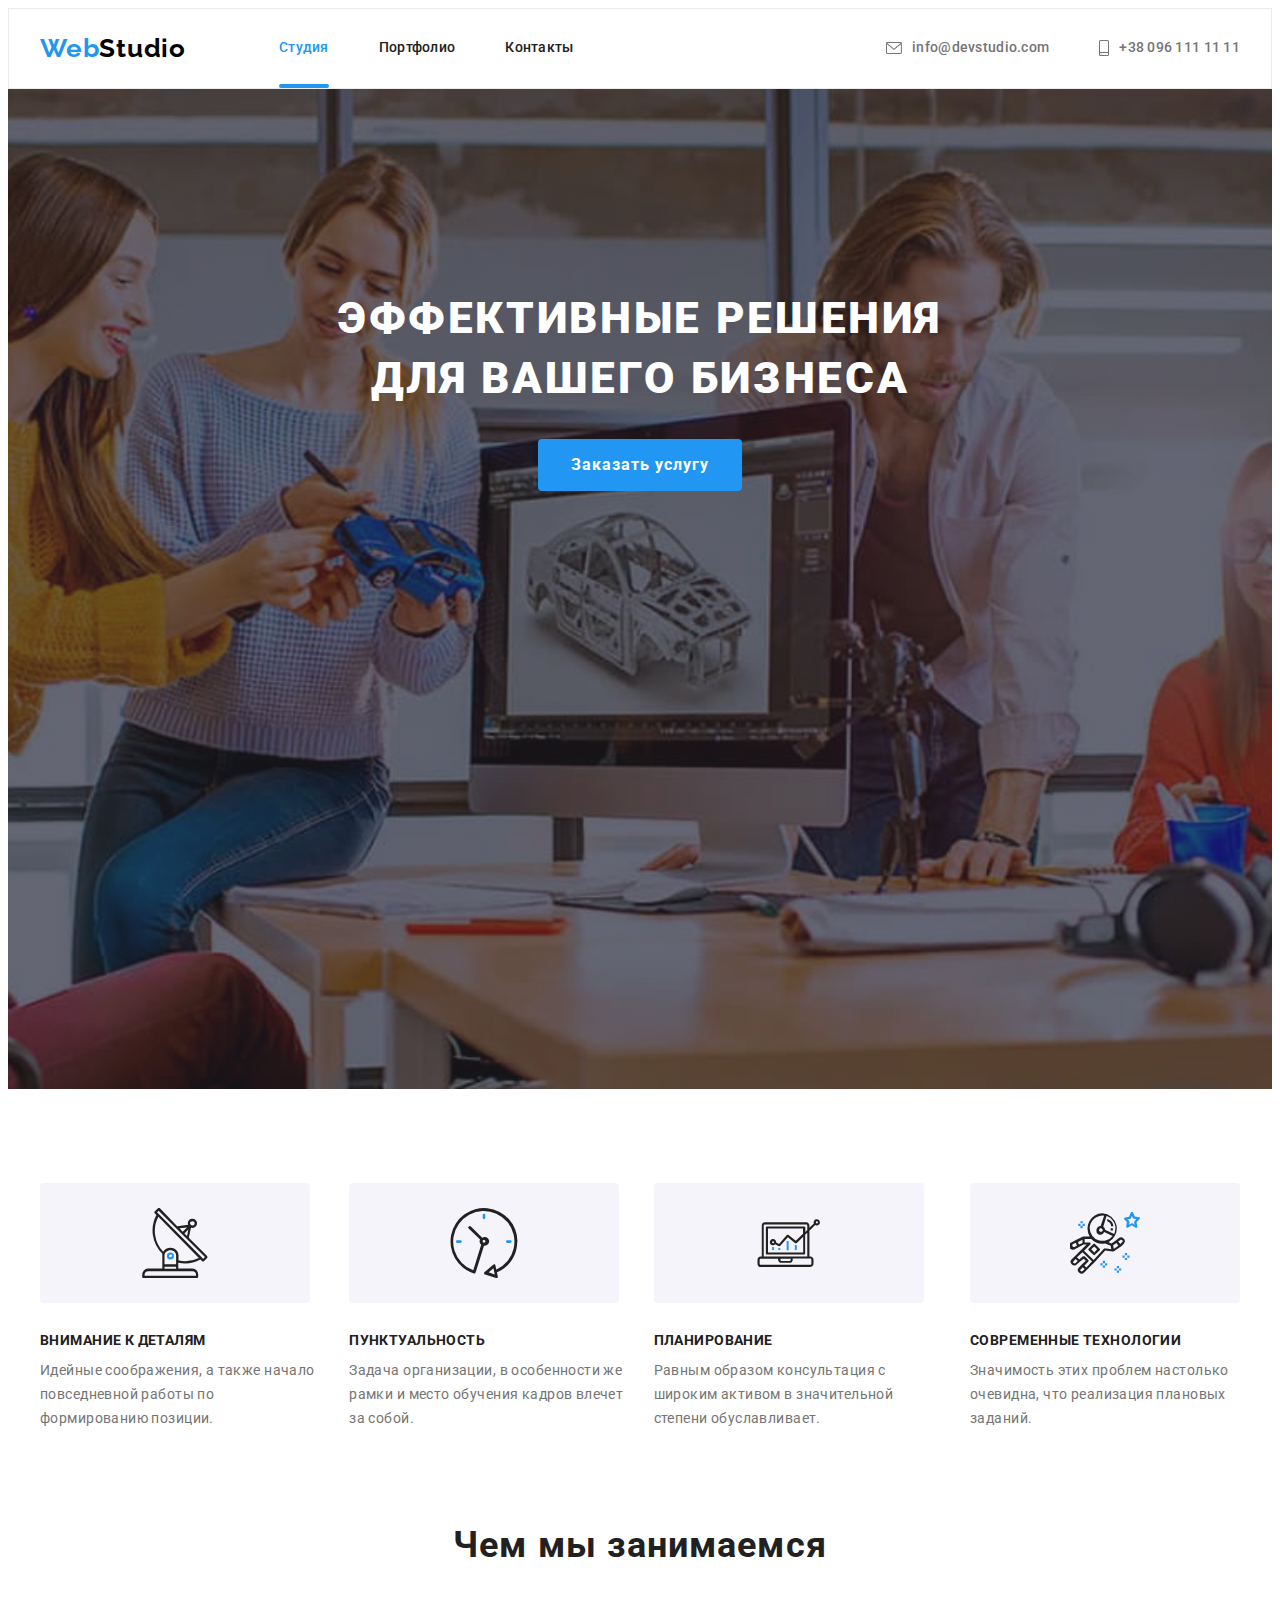
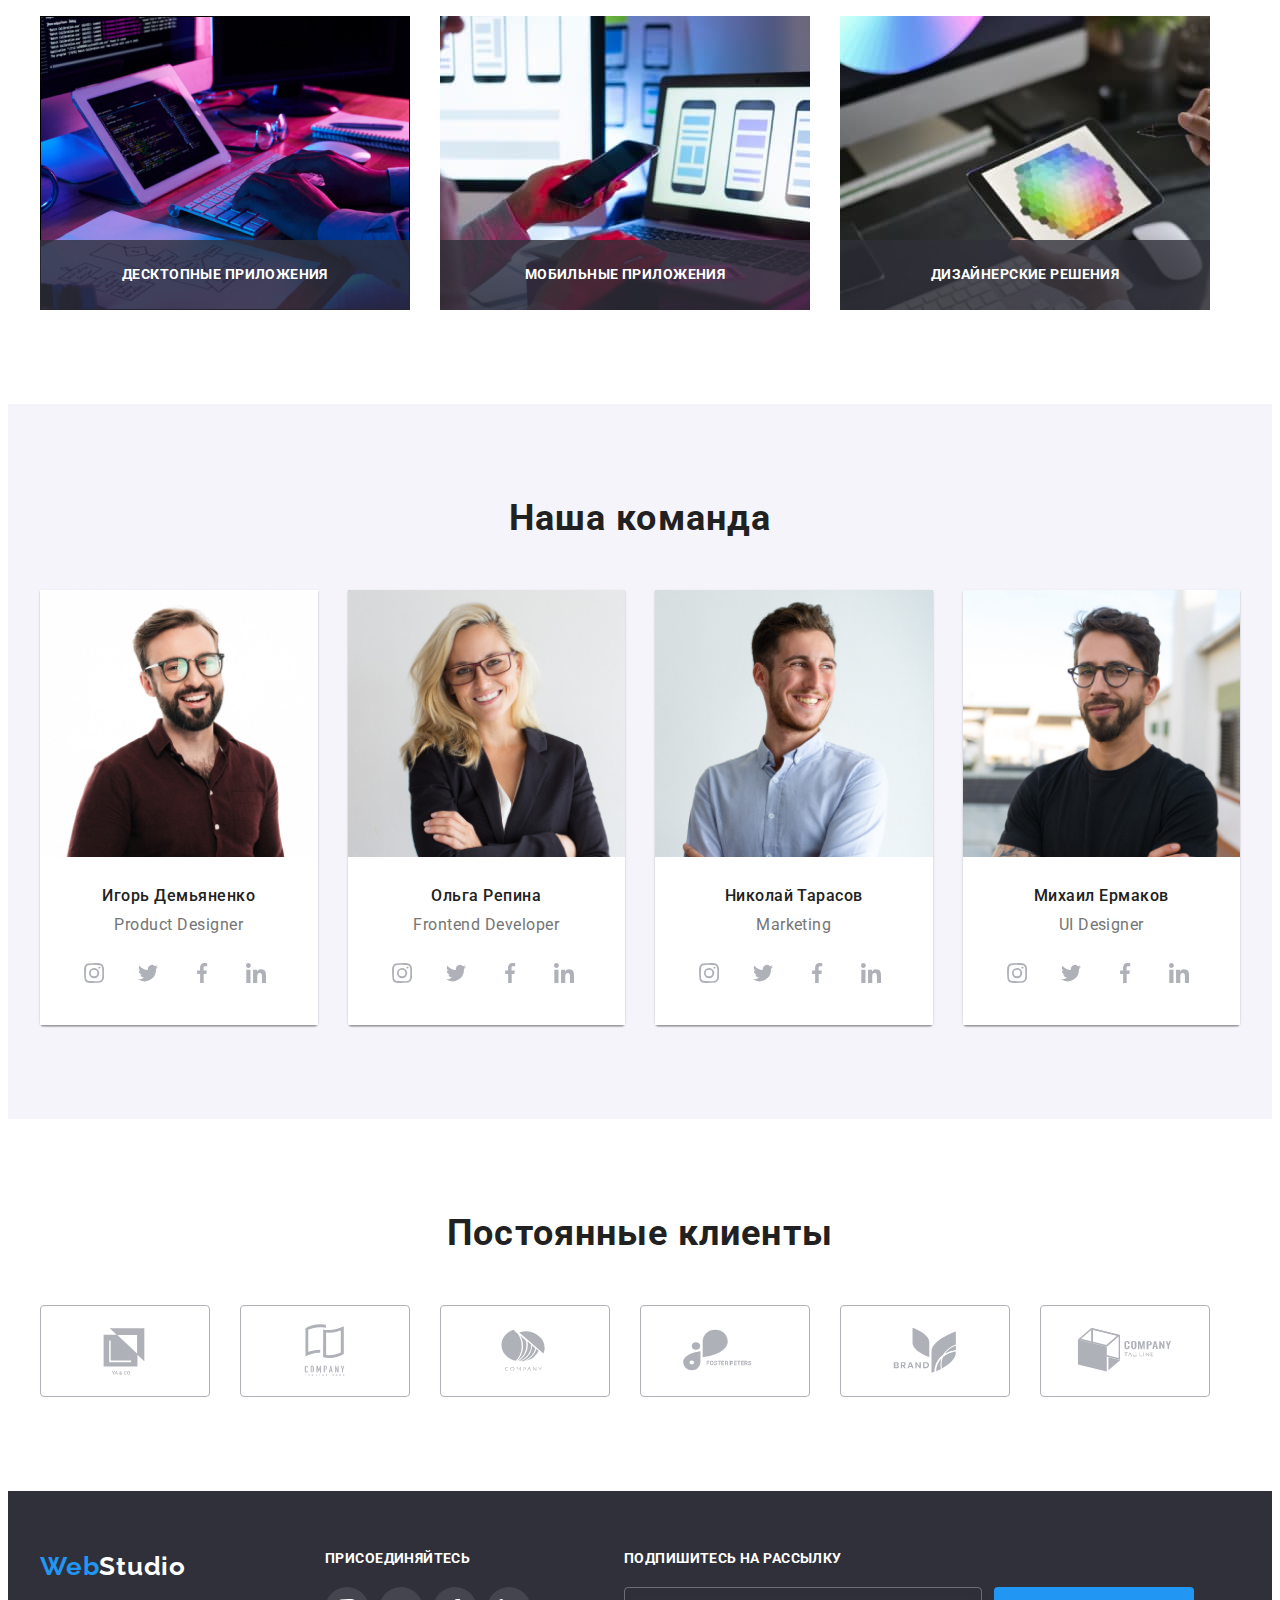
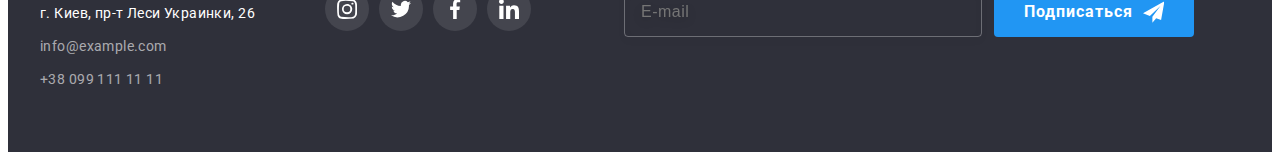
<file: index.html>
<!DOCTYPE html>
<html lang="ru">
<head>
    <meta charset="UTF-8">
    <meta http-equiv="X-UA-Compatible" content="IE=edge">
    <meta name="viewport" content="width=device-width, initial-scale=1.0">
    <title>Document</title>
    
    <link rel="preconnect" href="https://fonts.googleapis.com">
    <link rel="preconnect" href="https://fonts.gstatic.com" crossorigin>
    <link href="https://fonts.googleapis.com/css2?family=Raleway:wght@700&family=Roboto:wght@400;500;700;900&display=swap"
        rel="stylesheet">
    <link rel="stylesheet" href="https://cdnjs.cloudflare.com/ajax/libs/modern-normalize/1.1.0/modern-normalize.min.css"
        integrity="sha512-wpPYUAdjBVSE4KJnH1VR1HeZfpl1ub8YT/NKx4PuQ5NmX2tKuGu6U/JRp5y+Y8XG2tV+wKQpNHVUX03MfMFn9Q=="
        crossorigin="anonymous" referrerpolicy="no-referrer" />

    <link rel="stylesheet" href="./css/main.min.css">
    
</head>
<body>
    <header class="header">
        <div class="container main__header">
            <nav class="navigation">
                <a class="header-logo" lang="en" href="#"><span class="text-web">Web</span>Studio</a>
            
                <ul class="header-list list">
                    <li class="header-list__item"><a href="./index.html" class="header-list__link current">Студия</a></li>
                    <li class="header-list__item"><a href="./portfolio.html" class="header-list__link">Портфолио</a></li>
                    <li class="header-list__item"><a href="" class="header-list__link">Контакты</a></li>
                </ul>
            </nav>
            <ul class="header-contact list">
                <li class="header-contact__item">
                    <a href="mailto:info@devstudio.com" class="header-contact__link">
                        <svg class="header-contact__icon-mail" width="16" height="12">
                            <use href="./images/icons.svg#icon-envelope"></use>
                        </svg>
                        info@devstudio.com</a>  
                </li>
                <li class="header-contact__item">
                    <a href="tel:+380961111111" class="header-contact__link">
                        <svg class="header-contact__icon-tel" width="10" height="16">
                            <use href="./images/icons.svg#icon-smartphone"></use>
                        </svg>
                        +38 096 111 11 11</a>
                </li>
            </ul>  
        </div>
    </header>

    <main>

       
        <section class="section hero">
            <div class="container">
                <h1 class="hero-title">Эффективные решения <br/> для вашего бизнеса</h1>
                <button type="button" class="hero-btn" data-modal-open>Заказать услугу</button>
            </div>
        </section>

        
        <section class="section"> 
            <div class="container">
                <h2 hidden>Особенности</h2>
                <ul class="advantage-list list">
                    <li class="advantage-list__item">
                        <div class="advantage-list__edge"><svg class="advantage-list__icon" width="70" height="70">
                            <use href="./images/icons.svg#icon-antenna"></use>
                        </svg></div>
                        <h3 class="advantage-list__title">Внимание к деталям</h3>
                        <p class="advantage-list__text">Идейные соображения, а также начало повседневной работы по формированию позиции.</p>
                    </li>
                    <li class="advantage-list__item icon-clock">
                        <div class="advantage-list__edge"><svg class="advantage-list__icon" width="70" height="70">
                                <use href="./images/icons.svg#icon-clock"></use>
                            </svg></div>
                        <h3 class="advantage-list__title">Пунктуальность</h3>
                        <p class="advantage-list__text">Задача организации, в особенности же рамки и место обучения кадров влечет за собой.</p>
                    </li>
                    <li class="advantage-list__item icon-diagram">
                        <div class="advantage-list__edge"><svg class="advantage-list__icon" width="70" height="70">
                                <use href="./images/icons.svg#icon-diagram"></use>
                            </svg></div>
                        <h3 class="advantage-list__title">Планирование</h3>
                        <p class="advantage-list__text">Равным образом консультация с широким активом в значительной степени обуславливает.</p>
                    </li>
                    <li class="advantage-list__item icon-astronaut">
                        <div class="advantage-list__edge"><svg class="advantage-list__icon" width="70" height="70">
                                <use href="./images/icons.svg#icon-astronaut"></use>
                            </svg></div>
                        <h3 class="advantage-list__title">Современные технологии</h3>
                        <p class="advantage-list__text">Значимость этих проблем настолько очевидна, что реализация плановых заданий.</p>
                    </li>
                </ul>
            </div>
        </section>

    
        <section class="section no-padding">
            <div class="container">
                <h2 class="product-title">Чем мы занимаемся</h2>
                <ul class="product-list list">
                    <li class="product-list__item">
                        <img 
                        src="./images/box1.jpg"
                        alt="создание сайта"
                        width="370"
                        height="294"
                        />
                        <p class="product-list__text">Десктопные приложения</p>
                    </li>
                    <li class="product-list__item">
                        <img 
                        src="./images/box2.jpg"
                        alt="создание мобильной версии"
                        width="370"
                        height="294"
                        />
                        <p class="product-list__text">Мобильные приложения</p>
                    </li>
                    <li class="product-list__item">
                        <img 
                        src="./images/box3.jpg"
                        alt="тестированте"
                        width="370"
                        height="294"
                        />
                        <p class="product-list__text">Дизайнерские решения</p>
                    </li>
                </ul>
            </div>
        </section>

       
        <section class="section team">
            <div class="container">
                <h2 class="team__title">Наша команда</h2>
                <ul class="team-list list">
                    <li class="team-list__item">
                        <img
                        src="./images/img1.jpg" 
                        alt="члены команды"
                        width="270"
                        height="260"
                        /> 
                        <div class="team-list__name-content">
                            <h3 class="team-list__name">Игорь Демьяненко</h3>
                            <p lang="en" class="team-list__text">Product Designer</p>
                            <ul class="team-list__social social list">
                                <li class="social__item">
                                    <a href="" class="social__link">
                                    <svg class="social-icon" width="20" height="20">
                                    <use href="./images/icons.svg#icon-instagram"></use></svg></a></li>
                                <li class="social__item">
                                    <a href="" class="social__link">
                                    <svg class="social-icon" width="20" height="20">
                                    <use href="./images/icons.svg#icon-twitter"></use></svg></a></li>
                                <li class="social__item">
                                    <a href="" class="social__link">
                                    <svg class="social-icon" width="20" height="20">
                                    <use href="./images/icons.svg#icon-facebook"></use></svg></a></li>
                                <li class="social__item">
                                    <a href="" class="social__link">
                                    <svg class="social-icon" width="20" height="20">
                                    <use href="./images/icons.svg#icon-linkedin"></use></svg></a></li>
                            </ul>
                        </div>
                    </li>
                    <li class="team-list__item">
                        <img 
                        src="./images/img2.jpg"
                        alt="члены команды"
                        width="270"
                        height="260"
                        />
                        <div class="team-list__name-content">
                            <h3 class="team-list__name">Ольга Репина</h3>
                            <p lang="en" class="team-list__text">Frontend Developer</p>
                            <ul class="team-list__social social list">
                                <li class="social__item">
                                    <a href="" class="social__link">
                                    <svg class="social-icon" width="20" height="20">
                                    <use href="./images/icons.svg#icon-instagram"></use></svg></a></li>
                                <li class="social__item">
                                    <a href="" class="social__link">
                                    <svg class="social-icon" width="20" height="20">
                                    <use href="./images/icons.svg#icon-twitter"></use></svg></a></li>
                                <li class="social__item">
                                    <a href="" class="social__link">
                                    <svg class="social-icon" width="20" height="20">
                                    <use href="./images/icons.svg#icon-facebook"></use></svg></a></li>
                                <li class="social__item">
                                    <a href="" class="social__link">
                                    <svg class="social-icon" width="20" height="20">
                                    <use href="./images/icons.svg#icon-linkedin"></use></svg></a></li>
                            </ul>
                        </div>
                    </li>
                    <li class="team-list__item">
                        <img 
                        src="./images/img3.jpg" 
                        alt="члены команды"
                        width="270"
                        height="260"
                        />
                        <div class="team-list__name-content">
                            <h3 class="team-list__name">Николай Тарасов</h3>
                            <p lang="en" class="team-list__text">Marketing</p>
                            <ul class="team-list__social social list">
                                <li class="social__item">
                                    <a href="" class="social__link">
                                    <svg class="social-icon" width="20" height="20">
                                    <use href="./images/icons.svg#icon-instagram"></use></svg></a></li>
                                <li class="social__item">
                                    <a href="" class="social__link">
                                    <svg class="social-icon" width="20" height="20">
                                    <use href="./images/icons.svg#icon-twitter"></use></svg></a></li>
                                <li class="social__item">
                                    <a href="" class="social__link">
                                    <svg class="social-icon" width="20" height="20">
                                    <use href="./images/icons.svg#icon-facebook"></use></svg></a></li>
                                <li class="social__item">
                                    <a href="" class="social__link">
                                    <svg class="social-icon" width="20" height="20">
                                    <use href="./images/icons.svg#icon-linkedin"></use></svg></a></li>
                            </ul>
                        </div>
                    </li>
                    <li class="team-list__item">
                        <img 
                        src="./images/img4.jpg" 
                        alt="члены команды"
                        width="270"
                        height="260"
                        />
                        <div class="team-list__name-content">
                            <h3 class="team-list__name">Михаил Ермаков</h3>
                            <p lang="en" class="team-list__text">UI Designer</p>
                           <ul class="team-list__social social list">
                                <li class="social__item">
                                    <a href="" class="social__link">
                                    <svg class="social-icon" width="20" height="20">
                                    <use href="./images/icons.svg#icon-instagram"></use></svg></a></li>
                                <li class="social__item">
                                    <a href="" class="social__link">
                                    <svg class="social-icon" width="20" height="20">
                                    <use href="./images/icons.svg#icon-twitter"></use></svg></a></li>
                                <li class="social__item">
                                    <a href="" class="social__link">
                                    <svg class="social-icon" width="20" height="20">
                                    <use href="./images/icons.svg#icon-facebook"></use></svg></a></li>
                                <li class="social__item">
                                    <a href="" class="social__link">
                                    <svg class="social-icon" width="20" height="20">
                                    <use href="./images/icons.svg#icon-linkedin"></use></svg></a></li>
                            </ul>
                        </div>
                    </li>
                </ul>
            </div>
        </section>

        <section class="section client">
            <div class="container">
                <h2 class="client__title">Постоянные клиенты</h2>
                <ul class="client-list list">
                    <li class="client-list__item"><a class="client-list__link" href="">
                        <svg class="client-list__icon" width="106" height="60">
                        <use href="./images/icons.svg#icon-client1"></use></svg></a></li>
                    <li class="client-list__item"><a class="client-list__link" href="">
                        <svg class="client-list__icon" width="106" height="60">
                        <use href="./images/icons.svg#icon-client2"></use></svg></a></li>
                    <li class="client-list__item"><a class="client-list__link" href="">
                         <svg class="client-list__icon" width="106" height="60">
                        <use href="./images/icons.svg#icon-client3"></use></svg></a></li>
                    <li class="client-list__item"><a class="client-list__link" href="">
                         <svg class="client-list__icon" width="106" height="60">
                        <use href="./images/icons.svg#icon-client4"></use></svg></a></li>
                    <li class="client-list__item"><a class="client-list__link" href="">
                         <svg class="client-list__icon" width="106" height="60">
                        <use href="./images/icons.svg#icon-client5"></use></svg></a></li>
                    <li class="client-list__item"><a class="client-list__link" href="">
                         <svg class="client-list__icon" width="106" height="60">
                        <use href="./images/icons.svg#icon-client6"></use></svg></a></li>
                </ul>
            </div>
        </section>

        
    </main>

    <footer class="footer">
        <div class="container footer-container">
            <div class="footer-contact">
            <a class="footer-logo" lang="en" href="#"><span class="text-web">Web</span>Studio</a>
            <address>
                <ul class="footer__address address list">
                    <li class="address__item">
                        <a href="https://goo.gl/maps/5fkCTM6jAtR8WJ4g7"
                        target="_blank" class="address__link"
                        >г. Киев, пр-т Леси Украинки, 26</a>
                    </li>
                    <li class="address__item">
                        <a href="mailto:info@example.com" class="address__link-contact">info@example.com</a>
                    </li>
                    <li class="address__item">
                        <a href="tel:+380991111111" class="address__link-contact">+38 099 111 11 11</a>
                    </li>
                </ul>
            </address>
            </div>
            <div class="footer-social">
                <h3 class="footer-social__title">присоединяйтесь</h3>
                <ul class="footer-social-list list">
                    <li class="footer-social-list__item"><a href="" class="footer-social-list__link">
                        <svg class="social-icon" width="20" height="20">
                        <use href="./images/icons.svg#icon-instagram"></use></svg></a></li>
                    <li class="footer-social-list__item"><a href="" class="footer-social-list__link">
                        <svg class="social-icon" width="20" height="20">
                        <use href="./images/icons.svg#icon-twitter"></use></svg></a></li>
                    <li class="footer-social-list__item"><a href="" class="footer-social-list__link">
                        <svg class="social-icon" width="20" height="20">
                            <use href="./images/icons.svg#icon-facebook"></use></svg></a></li>
                    <li class="footer-social-list__item"><a href="" class="footer-social-list__link">
                        <svg class="social-icon" width="20" height="20">
                            <use href="./images/icons.svg#icon-linkedin"></use></svg></a></li>
                </ul>
            </div>

            <div class="footer-subscribe">
                <p class="footer-subscribe__title">Подпишитесь на рассылку</p>
               
                    <form class="footer-form">
                    
                        <div class="form-footer">
                            <label for="subscribe-name" class="footer-label"></label>
                            <div class="footer-input-wrap">
                                <input type="text" 
                                name="subscribe-name" 
                                class="footer-input" 
                                id="subscribe-name"
                                placeholder="E-mail"
                                >
                                
                            </div>
                        </div>

                        <button type="button" class="footer-send-btn">Подписаться
                            <svg class="icon-subscribe" width="24" height="24">
                                <use href="./images/icons.svg#icon-icon-send"></use>
                            </svg></button>

                    </form>
            </div>

        </div>
        
    </footer>

    <div class="backdrop is-hidden" data-modal>
        <div class="modal">
            <button type="button" class="modal__close-btn" data-modal-close><svg class="modal__icon-closes" width="13" height="13">
                    <use href="./images/icons.svg#icon-close"></use></svg></button>
                    <p class="modal__title">Оставьте свои данные, мы вам перезвоним</p>
                    
                <form class="modal-form">

                    <div class="modal-form__field">
                        <label for="user-name" class="modal-form__label">Имя</label>
                        <div class="modal-form__input-wrap">
                        <input type="text" 
                            name="user-name" 
                            class="modal-form__input" 
                            id="user-name"
                            >
                            <svg class="modal-form__icon" width="18" height="18">
                                <use href="./images/icons.svg#icon-person-black"></use>
                            </svg>
                        </div>
                    </div>

                    <div class="modal-form__field">
                        <label for="user-tel" class="modal-form__label">Телефон</label>
                        <div class="modal-form__input-wrap">
                        <input type="tel" 
                            name="user-tel" 
                            class="modal-form__input"
                            id="user-tel"
                            >
                            <svg class="modal-form__icon" width="18" height="18">
                                <use href="./images/icons.svg#icon-phone-black"></use>
                            </svg>
                        </div>
                    </div>

                    <div class="modal-form__field">
                        <label for="user-email" class="modal-form__label">Почта</label>
                        <div class="modal-form__input-wrap">
                        <input type="email" 
                            name="user-email" 
                            class="modal-form__input" 
                            id="user-email"
                            >
                            <svg class="modal-form__icon" width="18" height="18">
                                <use href="./images/icons.svg#icon-email-black"></use>
                            </svg>
                        </div>
                    </div>

                    <div class="modal-form__field field-coment">
                        <label for="user-coment" class="modal-form__label">Комментарий</label>
                        <textarea  
                            name="user-coment"
                            id="user-coment"
                            class="modal-form__coment" 
                            placeholder="Введите текст"
                        ></textarea>
                    </div>

                    <div class="modal-form__field field-check">
                        
                        <input type="checkbox" 
                        class="modal-form__check visually-hidden"
                        id="modal-check"
                        name="modal-check" 
                        >
                        <label for="modal-check" class="modal-form__check-text"
                        ><span
                        ><svg class="modal-form__check-icon" width="16" height="15">
                        <use href="./images/icons.svg#icon-Check"></use></svg>
                    </span>
                        Соглашаюсь с рассылкой и принимаю<a class="modal-form__treaty">Условия договора</a></label>
                     </div>

                        <button type="submit" class="modal-form__btn">Отправить</button>
                </form>
        </div>
    </div>
    <script src="./js/modal.js"></script>
</body>
</html>
</file>
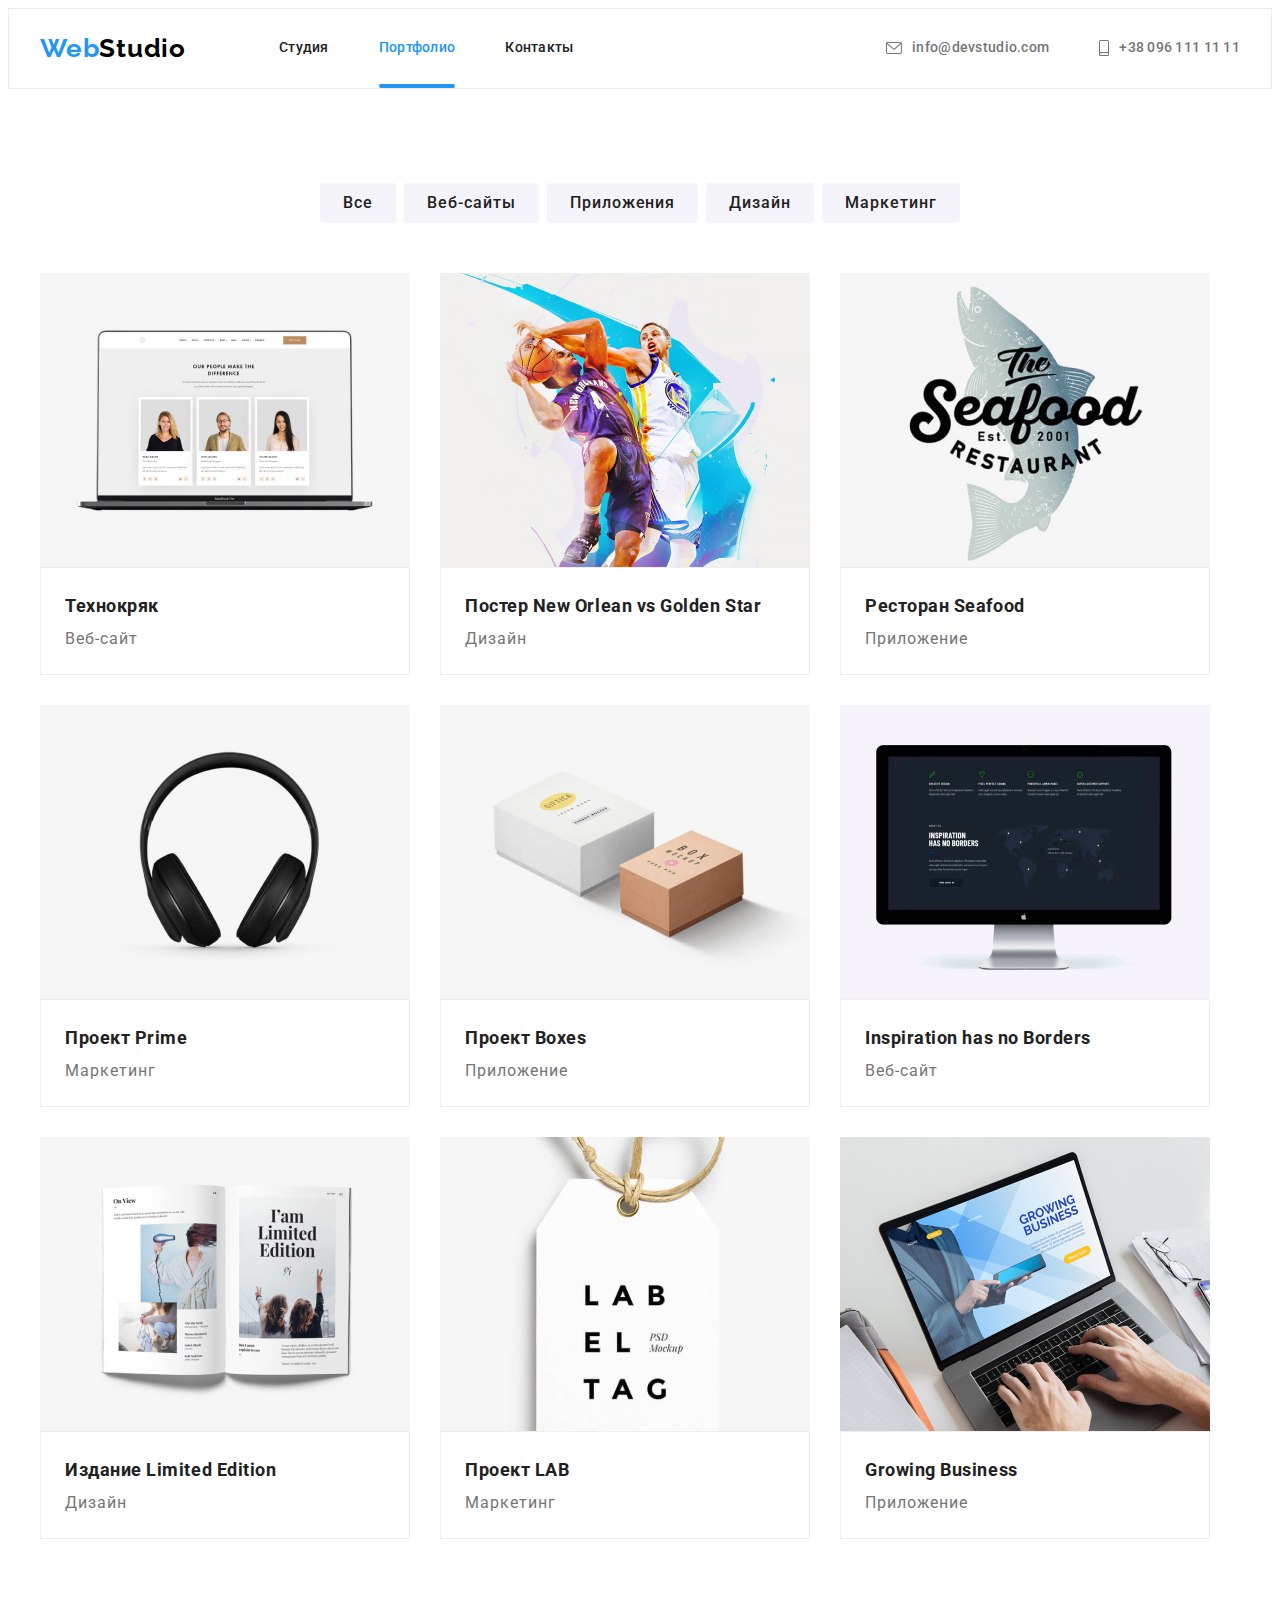
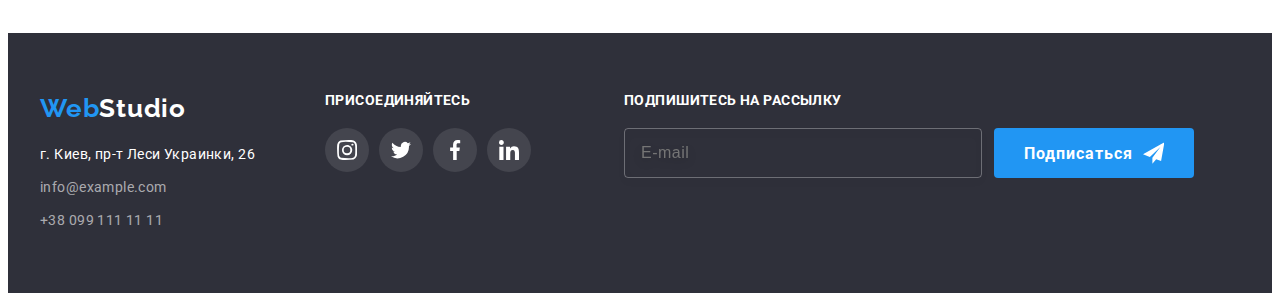
<file: portfolio.html>
<!DOCTYPE html>
<html lang="ru">
<head>
    <meta charset="UTF-8">
    <meta http-equiv="X-UA-Compatible" content="IE=edge">
    <meta name="viewport" content="width=device-width, initial-scale=1.0">
    <title>Document</title>

    <link rel="preconnect" href="https://fonts.googleapis.com">
    <link rel="preconnect" href="https://fonts.gstatic.com" crossorigin>
    <link href="https://fonts.googleapis.com/css2?family=Raleway:wght@700&family=Roboto:wght@400;500;700;900&display=swap"
        rel="stylesheet">
    <link rel="stylesheet" href="https://cdnjs.cloudflare.com/ajax/libs/modern-normalize/1.1.0/modern-normalize.min.css"
        integrity="sha512-wpPYUAdjBVSE4KJnH1VR1HeZfpl1ub8YT/NKx4PuQ5NmX2tKuGu6U/JRp5y+Y8XG2tV+wKQpNHVUX03MfMFn9Q=="
        crossorigin="anonymous" referrerpolicy="no-referrer" />
    
    <link rel="stylesheet" href="./css/main.min.css">
    
</head>
<body>
<header class="header">
    <div class="container main__header">
        <nav class="navigation">
            <a class="header-logo" lang="en" href="#"><span class="text-web">Web</span>Studio</a>

            <ul class="header-list list">
                <li class="header-list__item"><a href="./index.html" class="header-list__link">Студия</a></li>
                <li class="header-list__item"><a href="./portfolio.html" class="header-list__link current">Портфолио</a></li>
                <li class="header-list__item"><a href="" class="header-list__link">Контакты</a></li>
            </ul>
        </nav>
        <ul class="header-contact list">
            <li class="header-contact__item">
                <a href="mailto:info@devstudio.com" class="header-contact__link">
                    <svg class="header-contact__icon-mail" width="16" height="12">
                        <use href="./images/icons.svg#icon-envelope"></use>
                    </svg>
                    info@devstudio.com</a>
            </li>
            <li class="header-contact__item">
                <a href="tel:+380961111111" class="header-contact__link">
                    <svg class="header-contact__icon-tel" width="10" height="16">
                        <use href="./images/icons.svg#icon-smartphone"></use>
                    </svg>
                    +38 096 111 11 11</a>
            </li>
        </ul>
    </div>
</header>
    <main>

        
        <section class="section">
            <div class="container">
                <h1 hidden>Портфолио</h1>
                <ul class="filter-list list"> 
                    <li class="filter-list__item"><button type="button" class="filter-list__btn">Все</button></li>
                    <li class="filter-list__item"><button type="button" class="filter-list__btn">Веб-сайты</button></li>
                    <li class="filter-list__item"><button type="button" class="filter-list__btn">Приложения</button></li>
                    <li class="filter-list__item"><button type="button" class="filter-list__btn">Дизайн</button></li>
                    <li class="filter-list__item"><button type="button" class="filter-list__btn">Маркетинг</button></li>
                </ul>

                <ul class="portfolio-list list">
                    <li class="portfolio-list__item">
                        <a href="" class="portfolio-list__link">
                        <div class="portfolio-overley">
                            <img src="./images/portf-img-1.jpg"
                            alt="вуб-сайт на ноутбуке"
                            width="370"
                            height="294"/>
                                <p class="portfolio-overley__text">Технокряк это современная площадка распространения коронавируса. Компании используют эту платформу для цифрового
                                шпионажа и атак на защищённые сервера конкурентов.</p>
                        </div>
                        <div class="portfolio-list__item-content">
                            <h2 class="portfolio-list__title">Технокряк</h2>
                            <p class="portfolio-list__text">Веб-сайт</p>
                        </div>
                        </a>
                        
                    </li>
                    <li class="portfolio-list__item">
                        <a href="" class="portfolio-list__link">
                        <div class="portfolio-overley">
                                <img src="./images/portf-img-2.jpg" alt="вуб-сайт на ноутбуке" width="370" height="294" />
                                <p class="portfolio-overley__text">Технокряк это современная площадка распространения коронавируса. Компании используют эту
                                    платформу для цифрового
                                    шпионажа и атак на защищённые сервера конкурентов.</p>
                        </div>
                        <div class="portfolio-list__item-content">
                            <h2 class="portfolio-list__title">Постер New Orlean vs Golden Star</h2>
                            <p class="portfolio-list__text">Дизайн</p>
                        </div>
                        </a>
                    </li>
                    <li class="portfolio-list__item">
                        <a href="" class="portfolio-list__link">
                            <div class="portfolio-overley">
                                <img src="./images/portf-img-3.jpg" alt="вуб-сайт на ноутбуке" width="370" height="294" />
                                <p class="portfolio-overley__text">Технокряк это современная площадка распространения коронавируса. Компании используют эту
                                    платформу для цифрового
                                    шпионажа и атак на защищённые сервера конкурентов.</p>
                        </div>
                        <div class="portfolio-list__item-content">
                            <h2 class="portfolio-list__title">Ресторан Seafood</h2>
                            <p class="portfolio-list__text">Приложение</p>
                        </div>
                        </a>
                    </li>
                    <li class="portfolio-list__item">
                        <a href="" class="portfolio-list__link">
                            <div class="portfolio-overley">
                                <img src="./images/portf-img-4.jpg" alt="вуб-сайт на ноутбуке" width="370" height="294" />
                                <p class="portfolio-overley__text">Технокряк это современная площадка распространения коронавируса. Компании используют эту
                                    платформу для цифрового
                                    шпионажа и атак на защищённые сервера конкурентов.</p>
                        </div>
                        <div class="portfolio-list__item-content">
                            <h2 class="portfolio-list__title">Проект Prime</h2>
                            <p class="portfolio-list__text">Маркетинг</p>
                        </div>
                        </a>
                    </li>
                    <li class="portfolio-list__item">
                        <a href="" class="portfolio-list__link">
                            <div class="portfolio-overley">
                                <img src="./images/portf-img-5.jpg" alt="вуб-сайт на ноутбуке" width="370" height="294" />
                                <p class="portfolio-overley__text">Технокряк это современная площадка распространения коронавируса. Компании используют эту
                                    платформу для цифрового
                                    шпионажа и атак на защищённые сервера конкурентов.</p>
                        </div>
                        <div class="portfolio-list__item-content">
                            <h2 class="portfolio-list__title">Проект Boxes</h2>
                            <p class="portfolio-list__text">Приложение</p>
                        </div>
                        </a>
                    </li>
                    <li class="portfolio-list__item">
                        <a href="" class="portfolio-list__link">
                            <div class="portfolio-overley">
                                <img src="./images/portf-img-6.jpg" alt="вуб-сайт на ноутбуке" width="370" height="294" />
                                <p class="portfolio-overley__text">Технокряк это современная площадка распространения коронавируса. Компании используют эту
                                    платформу для цифрового
                                    шпионажа и атак на защищённые сервера конкурентов.</p>
                        </div>
                        <div class="portfolio-list__item-content">
                            <h2 class="portfolio-list__title">Inspiration has no Borders</h2>
                            <p class="portfolio-list__text">Веб-сайт</p>
                        </div>
                        </a>
                    </li>
                    <li class="portfolio-list__item">
                        <a href="" class="portfolio-list__link">
                            <div class="portfolio-overley">
                                <img src="./images/portf-img-7.jpg" alt="вуб-сайт на ноутбуке" width="370" height="294" />
                                <p class="portfolio-overley__text">Технокряк это современная площадка распространения коронавируса. Компании используют эту
                                    платформу для цифрового
                                    шпионажа и атак на защищённые сервера конкурентов.</p>
                        </div>
                        <div class="portfolio-list__item-content">
                            <h2 class="portfolio-list__title">Издание Limited Edition</h2>
                            <p class="portfolio-list__text">Дизайн</p>
                        </div>
                        </a>
                    </li>
                    <li class="portfolio-list__item">
                        <a href="" class="portfolio-list__link">
                            <div class="portfolio-overley">
                                <img src="./images/portf-img-8.jpg" alt="вуб-сайт на ноутбуке" width="370" height="294" />
                                <p class="portfolio-overley__text">Технокряк это современная площадка распространения коронавируса. Компании используют эту
                                    платформу для цифрового
                                    шпионажа и атак на защищённые сервера конкурентов.</p>
                        </div>
                        <div class="portfolio-list__item-content">
                            <h2 class="portfolio-list__title">Проект LAB</h2>
                            <p class="portfolio-list__text">Маркетинг</p>
                        </div>
                        </a>
                    </li>
                    <li class="portfolio-list__item">
                        <a href="" class="portfolio-list__link">
                            <div class="portfolio-overley">
                                <img src="./images/portf-img-9.jpg" alt="вуб-сайт на ноутбуке" width="370" height="294" />
                                <p class="portfolio-overley__text">Технокряк это современная площадка распространения коронавируса. Компании используют эту
                                    платформу для цифрового
                                    шпионажа и атак на защищённые сервера конкурентов.</p>
                        </div>
                        <div class="portfolio-list__item-content">
                            <h2 class="portfolio-list__title">Growing Business</h2>
                            <p class="portfolio-list__text">Приложение</p>
                        </div>
                        </a>
                    </li>
                </ul>
            </div>
        </section>
    </main>
    
    <footer class="footer">
        <div class="container footer-container">
            <div class="footer-contact">
                <a class="footer-logo" lang="en" href="#"><span class="text-web">Web</span>Studio</a>
                <address>
                    <ul class="footer__address address list">
                        <li class="address__item">
                            <a href="https://goo.gl/maps/5fkCTM6jAtR8WJ4g7" target="_blank" class="address__link">г. Киев,
                                пр-т Леси Украинки, 26</a>
                        </li>
                        <li class="address__item">
                            <a href="mailto:info@example.com" class="address__link-contact">info@example.com</a>
                        </li>
                        <li class="address__item">
                            <a href="tel:+380991111111" class="address__link-contact">+38 099 111 11 11</a>
                        </li>
                    </ul>
                </address>
            </div>
            <div class="footer-social">
                <h3 class="footer-social__title">присоединяйтесь</h3>
                <ul class="footer-social-list list">
                    <li class="footer-social-list__item"><a href="" class="footer-social-list__link">
                            <svg class="social-icon" width="20" height="20">
                                <use href="./images/icons.svg#icon-instagram"></use>
                            </svg></a></li>
                    <li class="footer-social-list__item"><a href="" class="footer-social-list__link">
                            <svg class="social-icon" width="20" height="20">
                                <use href="./images/icons.svg#icon-twitter"></use>
                            </svg></a></li>
                    <li class="footer-social-list__item"><a href="" class="footer-social-list__link">
                            <svg class="social-icon" width="20" height="20">
                                <use href="./images/icons.svg#icon-facebook"></use>
                            </svg></a></li>
                    <li class="footer-social-list__item"><a href="" class="footer-social-list__link">
                            <svg class="social-icon" width="20" height="20">
                                <use href="./images/icons.svg#icon-linkedin"></use>
                            </svg></a></li>
                </ul>
            </div>
    
            <div class="footer-subscribe">
                <p class="footer-subscribe__title">Подпишитесь на рассылку</p>
    
                <form class="footer-form">
    
                    <div class="form-footer">
                        <label for="subscribe-name" class="footer-label"></label>
                        <div class="footer-input-wrap">
                            <input type="text" name="subscribe-name" class="footer-input" id="subscribe-name"
                                placeholder="E-mail">
    
                        </div>
                    </div>
    
                    <button type="button" class="footer-send-btn">Подписаться
                        <svg class="icon-subscribe" width="24" height="24">
                            <use href="./images/icons.svg#icon-icon-send"></use>
                        </svg></button>
    
                </form>
            </div>
    
        </div>
    
    </footer>
</body>
</html>
</file>
<file: css/main.min.css>
:root{--header-text-color: #212121;--accent-text-color: #2196f3;--first-title-color: #212121;--first-text-color: #757575;--first-btn-color: #212121;--second-btn-color: #ffffff;--social-hover-color: #ffffff}.visually-hidden{position:absolute;white-space:nowrap;width:1px;height:1px;overflow:hidden;border:0;padding:0;clip:rect(0 0 0 0);clip-path:inset(50%);margin:-1px}p,h1,h2,h3,h4,h5,h6{margin:0}ul{margin:0;padding:0}img{display:block;width:100%;height:auto}button{font-family:inherit;font-weight:700;font-size:16px;line-height:1.87;letter-spacing:0.06em;cursor:pointer;border-radius:4px;border:1px solid transparent;display:inline-block;align-items:center;text-align:center;background-color:var(--accent-text-color);color:var(--second-btn-color)}body{font-family:"Roboto", sans-serif}.list{list-style:none}a{text-decoration:none}.container{width:1200px;padding-left:15px;padding-right:15px;margin:0 auto}.section{padding-top:94px;padding-bottom:94px}.section.no-padding{padding-top:0}.backdrop{position:fixed;top:0;width:100vw;height:100vh;background-color:rgba(0,0,0,0.2);transition:opacity 450ms, visibility 450ms}.backdrop.is-hidden .modal{transform:rotate(-300deg) scale(0.5)}.modal{position:absolute;top:50%;left:50%;width:528px;min-height:581px;background-color:#ffffff;box-shadow:0px 1px 3px rgba(0,0,0,0.12),0px 1px 1px rgba(0,0,0,0.14),0px 2px 1px rgba(0,0,0,0.2);border-radius:4px;transform:translate(-50%, -50%) rotate(0) scale(1);transition:transform 450ms;padding:40px}.modal__close-btn{position:absolute;width:30px;height:30px;border-radius:50%;border:1px solid rgba(117,117,117,0.5);top:8px;right:8px;background-color:transparent}.modal__close-btn-btn:hover,.modal__close-btn-btn:focus{color:var(--accent-text-color)}.modal__icon-closes{transition:fill 250ms cubic-bezier(0.4, 0, 0.2, 1)}.modal__close-btn:hover .modal__icon-closes,.modal__close-btn:focus .modal__icon-closes{fill:var(--accent-text-color)}.is-hidden{opacity:0;pointer-events:none;visibility:hidden}.modal__title{font-weight:700;font-size:20px;line-height:1.15;text-align:center;letter-spacing:0.03em;color:#212121;margin-bottom:12px}.modal-form__label{font-size:12px;color:#757575;margin-bottom:5px;display:block;cursor:pointer}.modal-form__input-wrap{position:relative}.modal-form__field{margin-bottom:10px}.modal-form__coment{margin-bottom:20px}.field-check{margin-bottom:0}.modal-form__input{width:100%;height:40px;border:1px solid rgba(33,33,33,0.2);border-radius:4px;padding-left:40px;outline:none;cursor:pointer;transition:border-color 250ms cubic-bezier(0.4, 0, 0.2, 1)}.modal-form__input:focus{border-color:var(--accent-text-color)}.modal-form__icon{position:absolute;left:12px;top:50%;transform:translateY(-50%);transition:fill 250ms cubic-bezier(0.4, 0, 0.2, 1)}.modal-form__input:focus+.modal-form__icon{fill:var(--accent-text-color)}.modal-form__coment{width:100%;height:120px;border:1px solid rgba(33,33,33,0.2);border-radius:4px;padding:10px;resize:none;outline:none}.modal-form__coment::placeholder{font-size:14px;color:rgba(117,117,117,0.5)}.modal-form__treaty{color:var(--accent-text-color);margin-left:4px;text-decoration-line:underline}.modal-form__btn{position:absolute;left:50%;transform:translateX(-50%);padding:10px 55px;margin-top:30px}.modal-form__check-text{font-size:14px;color:#757575;display:flex;justify-content:center;align-items:center}.modal-form__check-text span{width:16px;height:15px;border:2px solid #000000;border-radius:2px;margin-right:5px;display:flex;align-items:center;justify-content:center}.modal-form__check:checked+.modal-form__check-text span{background-color:var(--accent-text-color);border:none}.modal-form__check-icon{fill:transparent}.modal-form__check:checked+.modal-form__check-text svg{fill:#ffffff}.header{background-color:#ffffff;padding-top:24px;padding-bottom:24px;border:1px solid #ececec}.main__header{display:flex;align-items:center}.navigation{display:flex;align-items:center}.header-logo{font-family:"Raleway", sans-serif;font-weight:700;font-size:26px;line-height:1.19;letter-spacing:0.03em;color:#000000;margin-right:93px}.text-web{color:#2196f3}.header-list{height:100%;display:flex}.header-list .header-list__item:not(:last-child){margin-right:50px}.header-list .header-list__link{display:block;font-weight:500;font-size:14px;line-height:1.14;letter-spacing:0.02em;color:var(--header-text-color)}.header-list__item{position:relative}.header-list__link{transition:color 250ms cubic-bezier(0.4, 0, 0.2, 1)}.header-list__link:hover,.header-list__link:focus{color:var(--accent-text-color)}.header-list .header-list__link.current{color:var(--accent-text-color)}.header-list .header-list__link.current::after{display:block;content:"";width:100%;height:4px;background:var(--accent-text-color);border-radius:2px;margin-top:28px;position:absolute}.header-contact__link{display:flex;align-items:center;font-weight:500;font-size:14px;line-height:1.14;letter-spacing:0.02em;color:#757575;transition:color 250ms cubic-bezier(0.4, 0, 0.2, 1)}.header-contact__link:hover,.header-contact__link:focus{color:var(--accent-text-color)}.header-contact{display:flex;margin-left:auto}.header-contact .header-contact__item:not(:last-child){margin-right:50px}.header-contact__icon-mail,.header-contact__icon-tel{margin-right:10px;fill:currentColor}.hero{max-width:1600px;height:600px;left:0px;top:80px;background-image:linear-gradient(to right, rgba(47,48,58,0.4), rgba(47,48,58,0.4)),url(../images/hero-img.jpg);background-color:#c4c4c4;background-repeat:no-repeat;background-position:center;background-size:cover;padding-top:200px;padding-bottom:200px;text-align:center}.hero-title{font-weight:900;font-size:44px;line-height:1.36;letter-spacing:0.06em;text-transform:uppercase;color:#ffffff;margin-bottom:30px}.hero-btn{padding:10px 32px}.advantage-list{display:flex;align-items:center}.advantage-list .advantage-list__item:not(:last-child){margin-right:30px}.advantage-list__edge{display:flex;align-items:center;justify-content:center;height:120px;width:270px;border-radius:4px;background-color:#f5f4fa;margin-bottom:30px}.advantage-list__title{font-size:14px;line-height:1.14;letter-spacing:0.03em;text-transform:uppercase;color:var(--first-title-color);margin-bottom:10px}.advantage-list__text{font-size:14px;line-height:1.71;letter-spacing:0.03em;color:var(--first-text-color)}.product-title{font-size:36px;line-height:1.16;text-align:center;letter-spacing:0.03em;color:var(--first-title-color);margin-bottom:50px}.product-list{display:flex}.product-list__item+.product-list__item{margin-left:30px}.product-list__item{position:relative}.product-list__text{width:100%;left:0;bottom:0;height:70px;position:absolute;font-weight:bold;font-size:14px;line-height:1.14;text-align:center;letter-spacing:0.03em;text-transform:uppercase;color:#fff;align-items:center;justify-content:center;display:flex;background-color:rgba(47,48,58,0.8)}.team{background:#f5f4fa}.team__title{font-size:36px;line-height:1.16;text-align:center;letter-spacing:0.03em;color:var(--first-title-color);margin-bottom:50px}.team-list{display:flex;margin-left:-30px}.team-list__item{flex-basis:calc(100% / 4 - 30px);margin-left:30px;box-shadow:0px 1px 3px rgba(0,0,0,0.12),0px 1px 1px rgba(0,0,0,0.14),0px 2px 1px rgba(0,0,0,0.2);border-radius:0px 0px 4px 4px}.team-list__name-content{padding-top:30px;padding-bottom:30px;background-color:#ffffff}.team-list__name{font-weight:500;font-size:16px;line-height:1.18;text-align:center;letter-spacing:0.03em;color:var(--first-title-color);margin-bottom:10px}.team-list__text{font-size:16px;line-height:1.18;text-align:center;letter-spacing:0.03em;color:var(--first-text-color);margin-bottom:16px}.social{display:flex;margin-left:32px;margin-right:32px}.social__item+.social__item{margin-left:10px}.social__link{display:flex;align-items:center;justify-content:center;width:44px;height:44px;background-color:#ffffff;border-radius:50px;color:#afb1b8;transition:background-color 250ms cubic-bezier(0.4, 0, 0.2, 1),color 250ms cubic-bezier(0.4, 0, 0.2, 1)}.social__link:hover,.social__link:focus{color:#ffffff;background-color:var(--accent-text-color)}.client{padding-top:100;padding-bottom:88}.client__title{font-size:36px;line-height:1.16;text-align:center;letter-spacing:0.03em;color:var(--first-title-color);margin-bottom:50px}.client-list{display:flex}.client-list__item+.client-list__item{margin-left:30px}.client-list__link{display:flex;align-items:center;justify-content:center;width:170px;height:92px;border:1px solid #afb1b8;box-sizing:border-box;border-radius:4px;color:#afb1b8;transition:color 250ms cubic-bezier(0.4, 0, 0.2, 1),border 250ms cubic-bezier(0.4, 0, 0.2, 1)}.client-list__link:hover,.client-list__link:focus{color:var(--accent-text-color);border-color:var(--accent-text-color)}.client-list__icon{fill:currentColor}.footer{background-color:#2f303a;padding-top:60px;padding-bottom:60px}.footer-container{display:flex}.footer-logo{font-family:"Raleway", sans-serif;font-weight:700;font-size:26px;line-height:1.19;letter-spacing:0.03em;display:block;color:#ffffff;margin-bottom:20px}.address{font-style:normal}.address__item{margin-bottom:9px}.address__item:last-child{margin-bottom:0}.address__link{font-size:14px;line-height:1.71;letter-spacing:0.03em;color:#ffffff;transition:color 250ms cubic-bezier(0.4, 0, 0.2, 1)}.address__link:hover,.address__link:focus{color:var(--accent-text-color)}.address__link-contact{font-size:14px;line-height:1.71;letter-spacing:0.03em;color:rgba(255,255,255,0.6);transition:color 250ms cubic-bezier(0.4, 0, 0.2, 1)}.address__link-contact:hover,.address__link-contact:focus{color:var(--accent-text-color)}.footer-social{margin-left:70px}.footer-social__title{font-size:14px;font-weight:700;line-height:1.14;letter-spacing:0.03em;text-transform:uppercase;color:#fff;margin-bottom:20px}.footer-social-list{display:flex}.footer-social-list__item+.footer-social-list__item{margin-left:10px}.footer-social-list__link{display:flex;align-items:center;justify-content:center;width:44px;height:44px;border-radius:50px;color:#fff;background:rgba(255,255,255,0.1);transition:background-color 250ms cubic-bezier(0.4, 0, 0.2, 1)}.footer-social-list__link:hover,.footer-social-list__link:focus{color:#fff;background-color:var(--accent-text-color)}.social-icon{fill:currentColor}.footer-subscribe{margin-left:93px}.footer-subscribe__title{font-size:14px;font-weight:700;line-height:1.14;letter-spacing:0.03em;text-transform:uppercase;color:#fff;margin-bottom:20px}.footer-form{display:flex}.footer-input{width:358px;height:50px;text-align:left;font-size:16px;line-height:1.25;letter-spacing:0.03em;color:rgba(255,255,255,0.6);margin-right:12px;background-color:transparent;border:1px solid rgba(255,255,255,0.3);border-radius:4px;padding-left:16px;box-sizing:border-box;filter:drop-shadow(0px 4px 4px rgba(0,0,0,0.15))}.footer-send-btn{display:flex;font-weight:700;font-size:16px;line-height:1.87;letter-spacing:0.06em;background-color:var(--accent-text-color);color:var(--second-btn-color);padding:10px 29px;width:200px;height:50px}.icon-subscribe{fill:currentColor;margin-left:10px}.filter-list{display:flex;justify-content:center;margin-bottom:50px}.filter-list .filter-list__item:not(:last-child){margin-right:8px}.filter-list__btn{font-weight:500;line-height:1.62;background-color:#f5f4fa;color:var(--first-btn-color);padding:6px 22px;transition:background-color 250ms cubic-bezier(0.4, 0, 0.2, 1),color 250ms cubic-bezier(0.4, 0, 0.2, 1),box-shadow 250ms cubic-bezier(0.4, 0, 0.2, 1)}.filter-list__btn:hover,.filter-list__btn:focus{background-color:var(--accent-text-color);color:var(--second-btn-color);box-shadow:0px 3px 1px rgba(0,0,0,0.1),0px 1px 2px rgba(0,0,0,0.08),0px 2px 2px rgba(0,0,0,0.12)}.portfolio-list{display:flex;flex-wrap:wrap}.portfolio-list__item{flex-basis:calc(100% / 3 - 30px);margin-left:30px;margin-bottom:30px}.portfolio-list__item:nth-child(3n+1){margin-left:0}.portfolio-list__item:nth-last-child(-n+3){margin-bottom:0}.portfolio-list__link{display:block;transition:box-shadow 250ms cubic-bezier(0.4, 0, 0.2, 1)}.portfolio-list__link:hover,.portfolio-list__link:focus{box-shadow:0px 1px 1px rgba(0,0,0,0.12),0px 4px 4px rgba(0,0,0,0.06),1px 4px 6px rgba(0,0,0,0.16)}.portfolio-list__link:hover .portfolio-overley__text{transform:translateY(0)}.portfolio-overley{position:relative;overflow:hidden}.portfolio-overley__text{position:absolute;top:0;left:0;font-size:18px;line-height:1.56;letter-spacing:0.03em;color:#ffffff;height:100%;padding:43px 24px;background-color:rgba(33,150,243,0.9);transform:translateY(101%);transition:transform 250ms cubic-bezier(0.4, 0, 0.2, 1)}.portfolio-list__item-content{border:1px solid #eeeeee;padding:20px 24px}.portfolio-list__title{font-size:18px;line-height:2;letter-spacing:0.03em;color:var(--first-title-color)}.portfolio-list__text{font-size:16px;line-height:1.87;letter-spacing:0.06em;color:var(--first-text-color)}
/*# sourceMappingURL=main.min.css.map */
</file>
